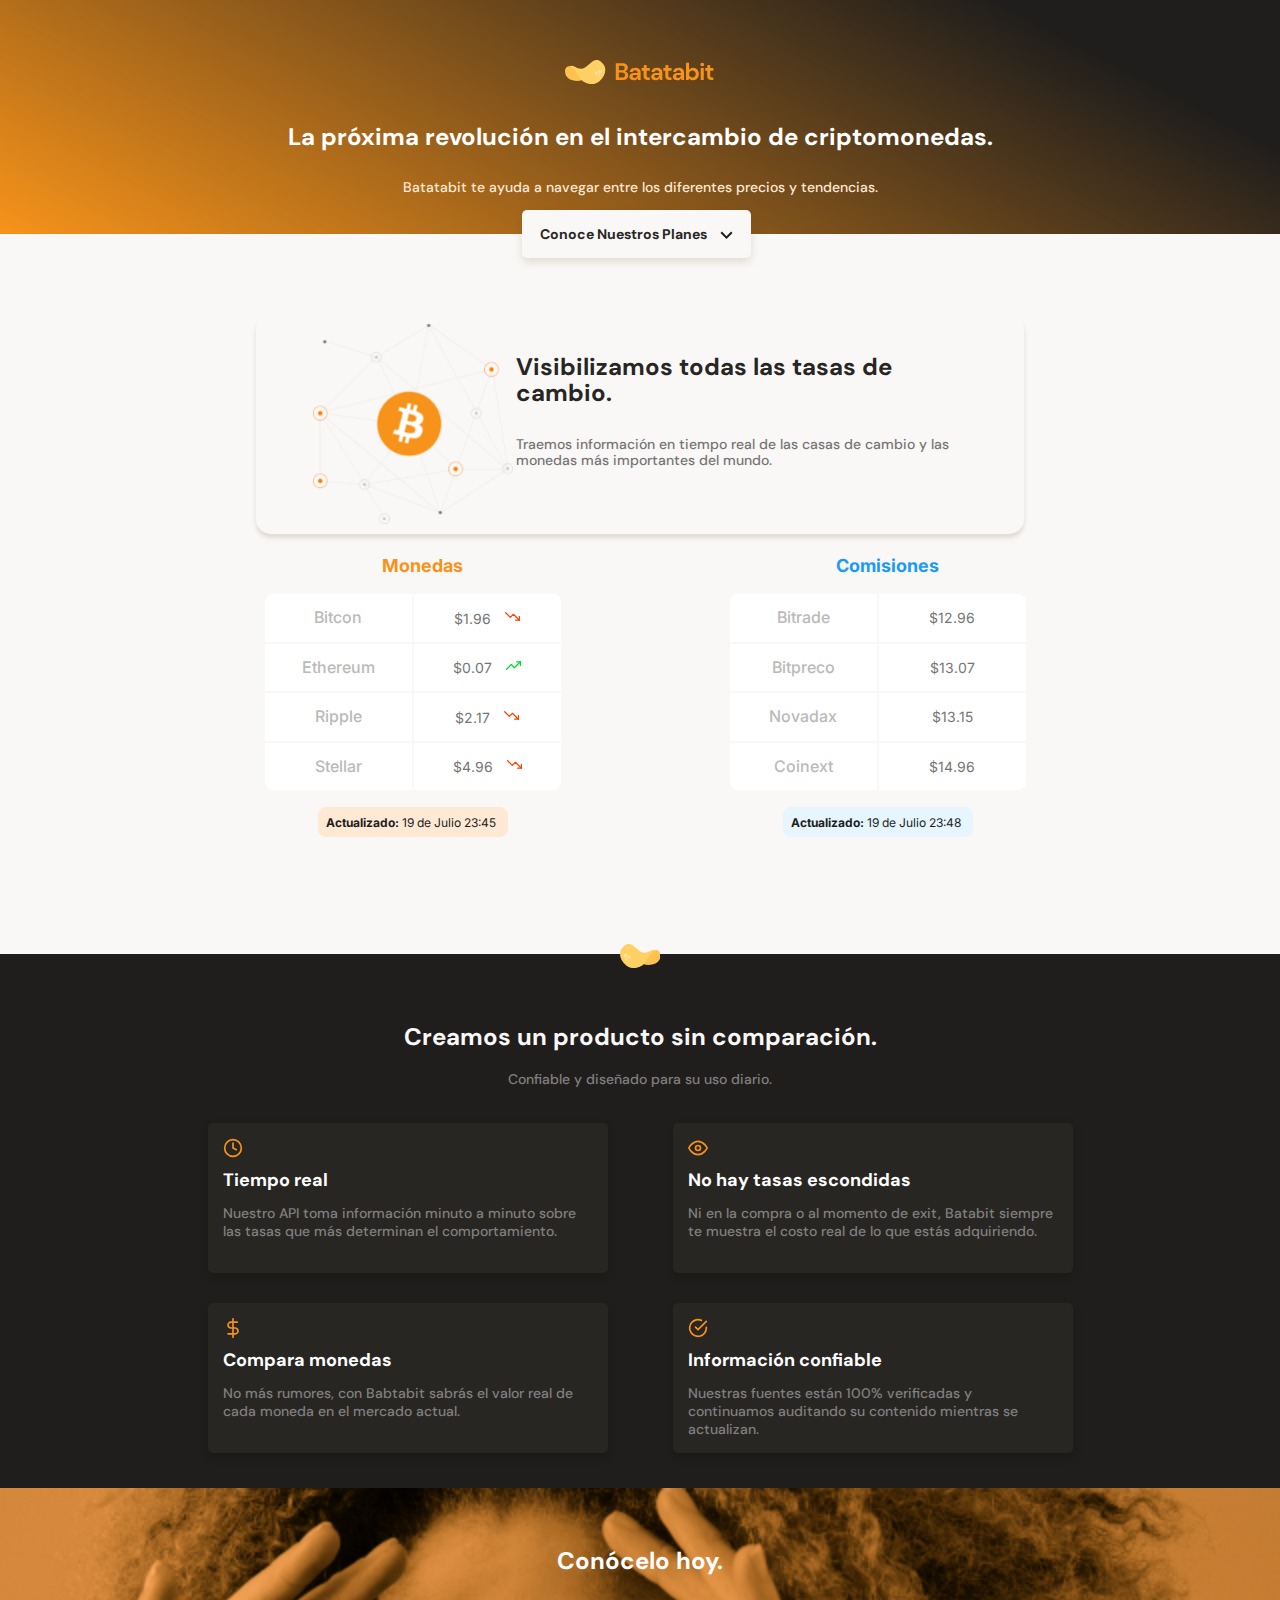
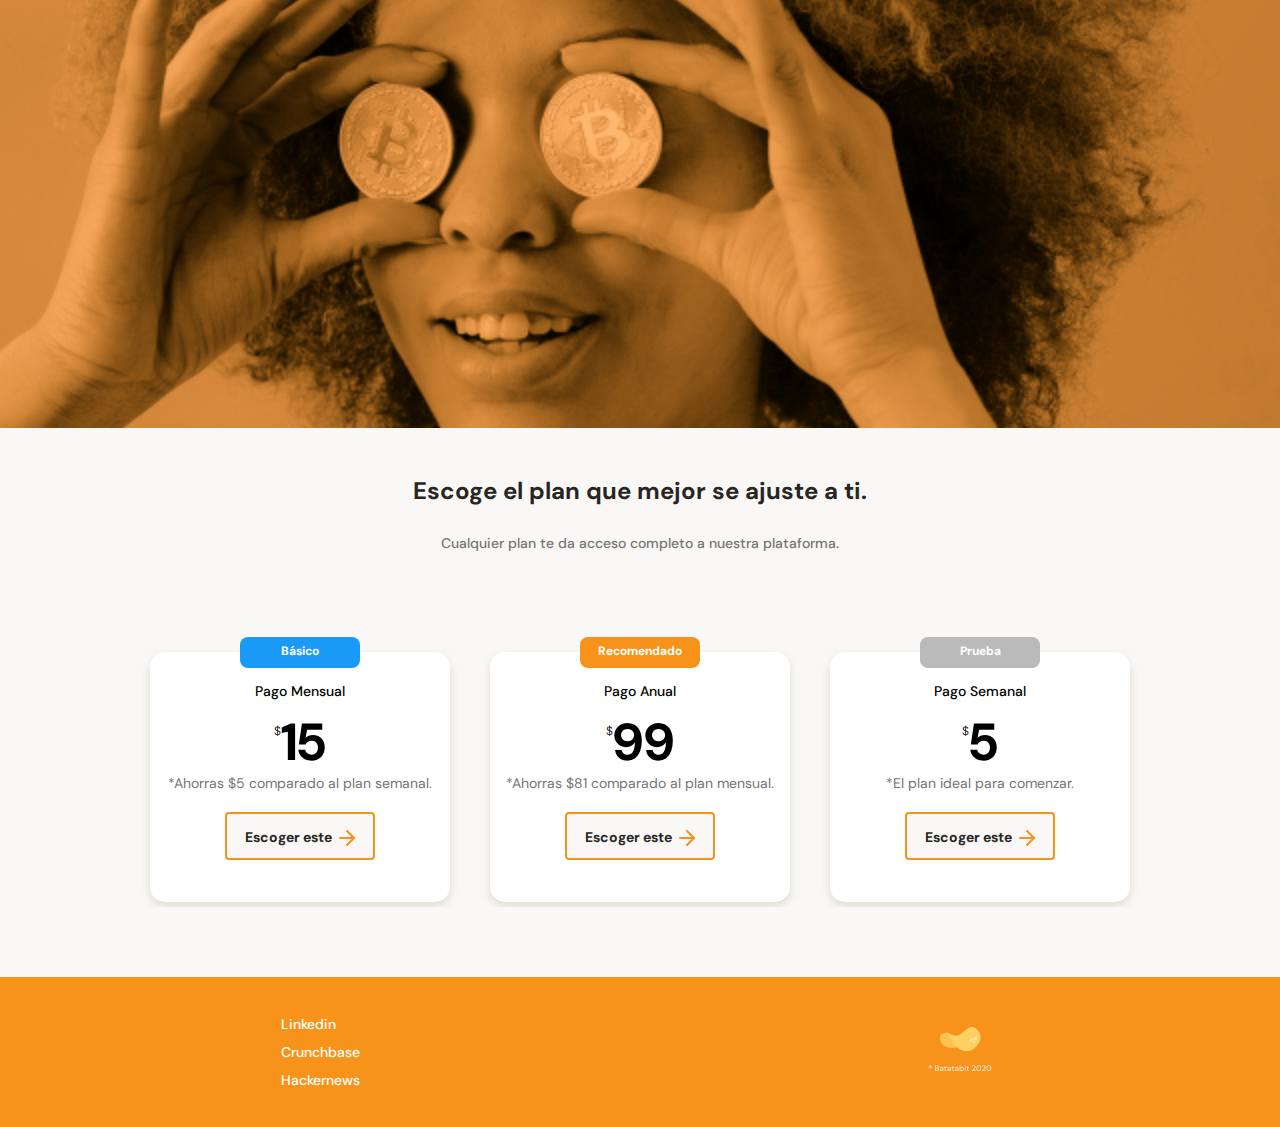
<file: index.html>
<!DOCTYPE html>
<html lang="en">
<head>
    <meta charset="UTF-8">
    <meta http-equiv="X-UA-Compatible" content="IE=edge">
    <meta name="viewport" content="width=device-width, initial-scale=1.0">
    <title>Document</title>
    <link rel="preconnect" href="https://fonts.gstatic.com">
<link href="https://fonts.googleapis.com/css2?family=DM+Sans:wght@400;500;700&family=Inter:wght@300;500;700&display=swap" rel="stylesheet">
<link rel="stylesheet" href="styles.css">
<link rel="stylesheet" href="./css/tablet.css" media="(min-width: 930px)">
</head>
<body>
    <header>
        <img src="./assets/imgs/logo.svg" alt="">
        <div class="header-title--container">
            <h1>La próxima revolución en el intercambio de criptomonedas.</h1>
            <p>Batatabit te ayuda a navegar entre los diferentes precios y tendencias.</p>
            <a class="header-button"href="#plans">Conoce Nuestros Planes <span></span></a>
        </div>

    </header>
    <main>
        <section class="main-exchange-container">
            <div class="main-exchange-container--img--title">
                <div class="main-img--background"></div>
                 <div class="main-exchange-container--title">
                    <h2>Visibilizamos todas las tasas de cambio.</h2>
                    <p>Traemos información en tiempo real de las casas de cambio y las monedas más importantes del mundo.</p>
                </div>
            </div>
            <section class="main-tables-container">

                <div class="main-currency-table">
                    <p class="currency-table--title">Monedas</p>
                    <div class="currency-table--container">
                        <table>
                            <tr>
                                <td class="table__top-left">Bitcon</td>
                                <td class="table__top-right table__right" > $1.96
                                     <span class="down"></span></td>
                            </tr>
                            <tr>
                                <td>Ethereum</td>
                                <td class="table__right">$0.07
                                    <span class="up"></span>
                                </td>
                            </tr>
                            <tr>
                                <td>Ripple</td>
                                <td class="table__right">$2.17
                                    <span class="down"></span>
                                </td>
                            </tr>
                            <tr>
                                <td class="table__bottom-left">Stellar</td>
                                <td class="table__bottom-right table__right">$4.96
                                    <span class="down"></span>
                                </td>
                            </tr>
                        </table>
                    </div>
                    <div class="currency-table--date">
                        <p> <b>Actualizado:</b> 19 de Julio 23:45</p>
                    </div>
                </div>

                
                <div class="com-main-table">
                    <p class="com-table--title">Comisiones</p>
                    <div  class="com-main-table--container">
                        <table>
                            <tr>
                                <td class="table__top-left">Bitrade</td>
                                <td  class="table__top-right table__right">$12.96</td>
                            </tr>
                            <tr>
                                <td>Bitpreco</td>
                                <td class="table__right">$13.07</td>
                            </tr>
                            <tr>
                                <td>Novadax</td>
                                <td class="table__right">$13.15</td>
                            </tr>
                            <tr>
                                <td class="table__bottom-left">Coinext</td>
                                <td class="table__bottom-right table__right">$14.96</td>
                            </tr>
                        </table>
                    </div>
                    <div class="com-table--date">
                        <p> <b>Actualizado:</b> 19 de Julio 23:48</p>
                    </div>
                </div>

            </section>
        </section>
        <section class="main-product-detail">
            <span class="product-detail--patata-logo"></span>
            <div class="product-detail--title">
                <h2>Creamos un producto sin comparación.</h2>
                <p>Confiable y diseñado para su uso diario.</p>
            </div>
            <section class="product-cards-container">
                <article class="product-detail--card">
                    <span class="clock"></span>
                    <p class="product-card--title">Tiempo real</p>
                    <p class="product-card--body">Nuestro API toma información minuto a minuto sobre las tasas que más determinan el comportamiento.</p>
                </article>
                <article class="product-detail--card">
                    <span class="eye"></span>
                    <p class="product-card--title">No hay tasas escondidas</p>
                    <p class="product-card--body">Ni en la compra o al momento de exit, Batabit siempre te muestra el costo real de lo que estás adquiriendo.</p>
                </article>
                <article class="product-detail--card">
                    <span class="money"></span>
                    <p class="product-card--title">Compara monedas</p>
                    <p class="product-card--body">No más rumores, con Babtabit sabrás el valor real de cada moneda en el mercado actual.</p>
                </article>
                <article class="product-detail--card">
                    <span class="check"></span>
                    <p class="product-card--title">Información confiable</p>
                    <p class="product-card--body">Nuestras fuentes están 100% verificadas y continuamos auditando su contenido mientras se actualizan.</p>
                </article>
            </section>

        </section>
        <section class="bitcoin-img-container">
            <h2>Conócelo hoy.</h2>
        </section>
        <section id="plans" class="main-plans-container">
            <div class="plans--title">
                <h2>Escoge el plan que mejor se ajuste a ti.</h2>
                <p>Cualquier plan te da acceso completo a nuestra plataforma.</p>
            </div>
            <section class="plans-container--slider">

                <article class="plans-container--card">
                    <p class="recommended basic">Básico</p>
                    <div class="plan-info-container">
                        <h3 class="plan-card--title">Pago Mensual</h3>
                        <p class="plan-card--price"><span>$</span>15</p>
                        <p class="plan-card--saving">*Ahorras $5 comparado al plan semanal.</p>
                        <button class="plan-card--ca">Escoger este <span></span></button>
                    </div>
                </article>

                <article class="plans-container--card">
                    <p class="recommended">Recomendado</p>
                    <div class="plan-info-container">
                        <h3 class="plan-card--title">Pago Anual</h3>
                        <p class="plan-card--price"><span>$</span>99</p>
                        <p class="plan-card--saving">*Ahorras $81 comparado al plan mensual.</p>
                        <button class="plan-card--ca">Escoger este <span></span></button>
                    </div>
                </article>

                <article class="plans-container--card">
                    <p class="recommended begginer">Prueba</p>
                    <div class="plan-info-container">
                        <h3 class="plan-card--title">Pago Semanal</h3>
                        <p class="plan-card--price"><span>$</span>5</p>
                        <p class="plan-card--saving">*El plan ideal para comenzar. </p>
                        <button class="plan-card--ca">Escoger este <span></span></button>
                    </div>
                </article>
            </section>
        </section>
    </main>
    <footer>
        <section class="footer-left">
            <ul>
                <li><a href="#">Linkedin</a></li>
                <li><a href="#">Crunchbase</a></li>
                <li><a href="#">Hackernews</a></li>
            </ul>
        </section>
        <section class="footer-right">
            <img src="./assets/imgs/logo_footer.svg" alt="Logo de Batabit 2020"/>
        </section>
    </footer>
</body>
</html>
</file>
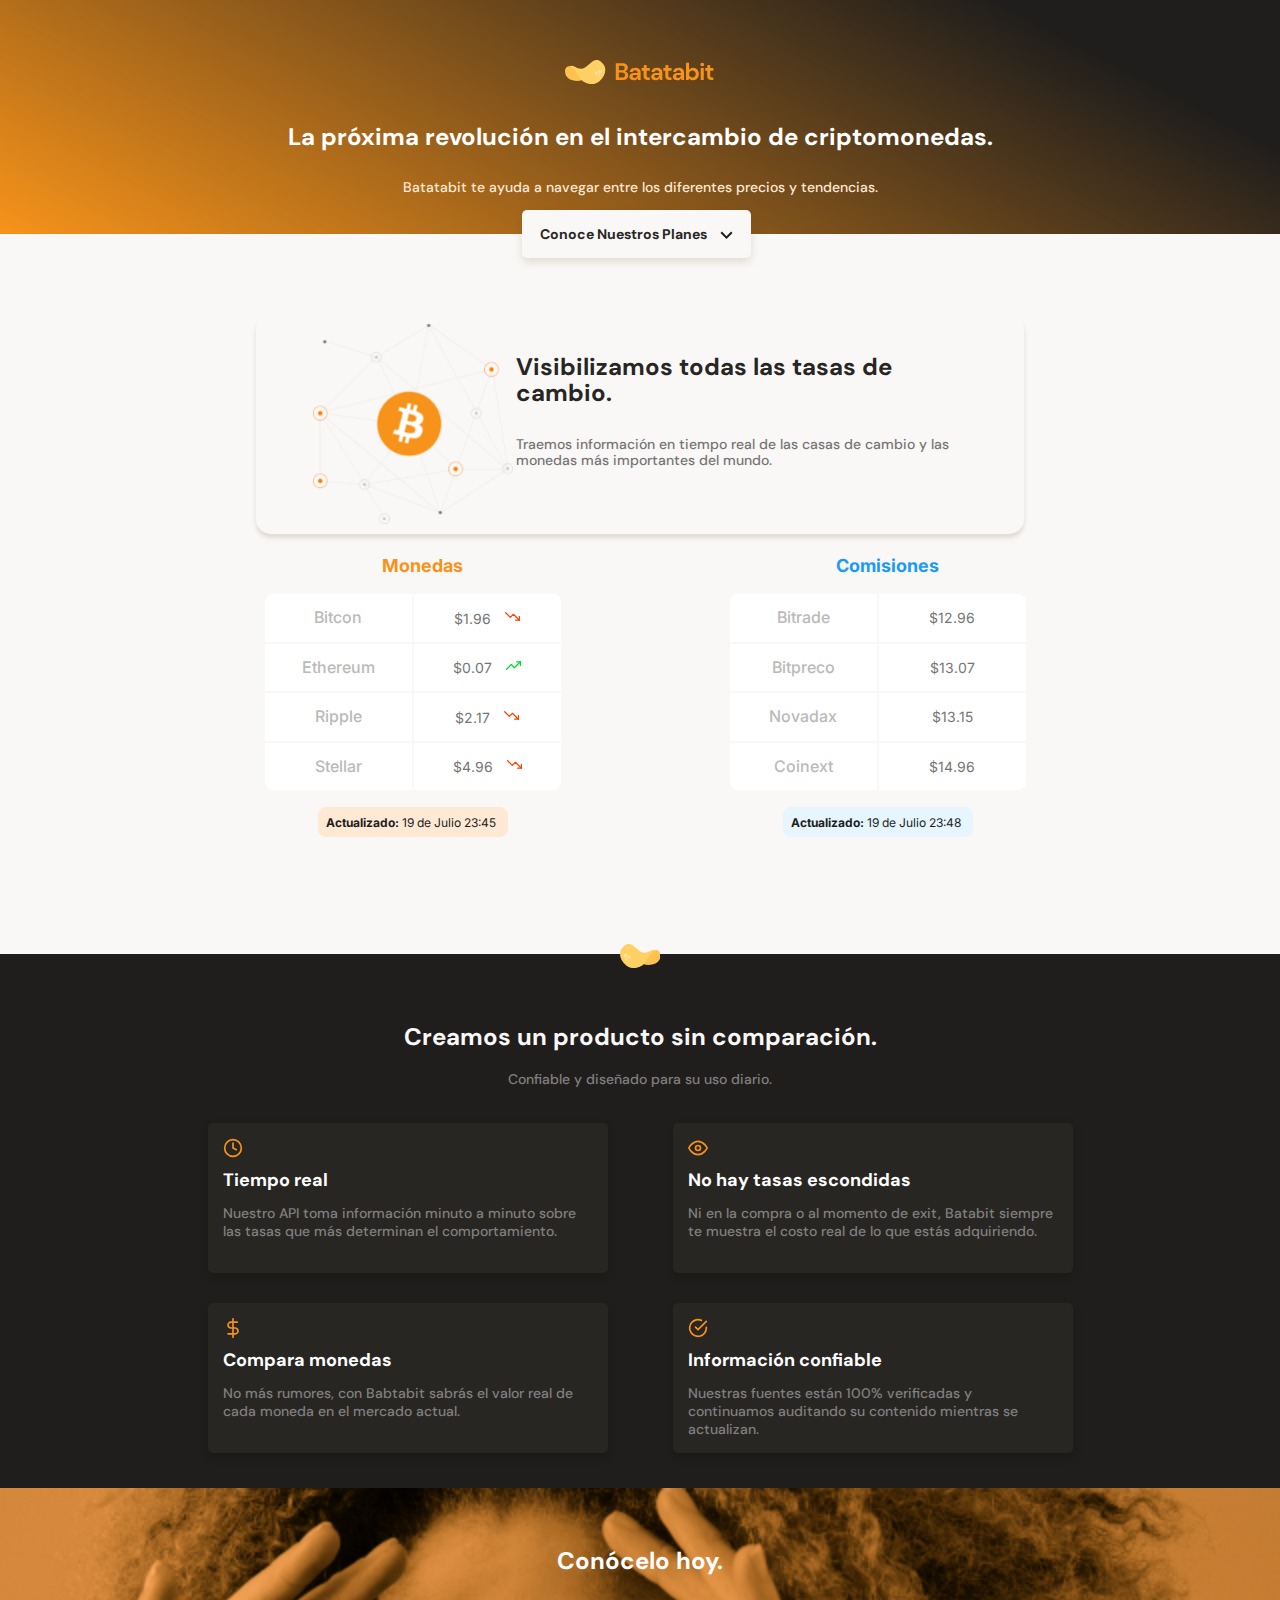
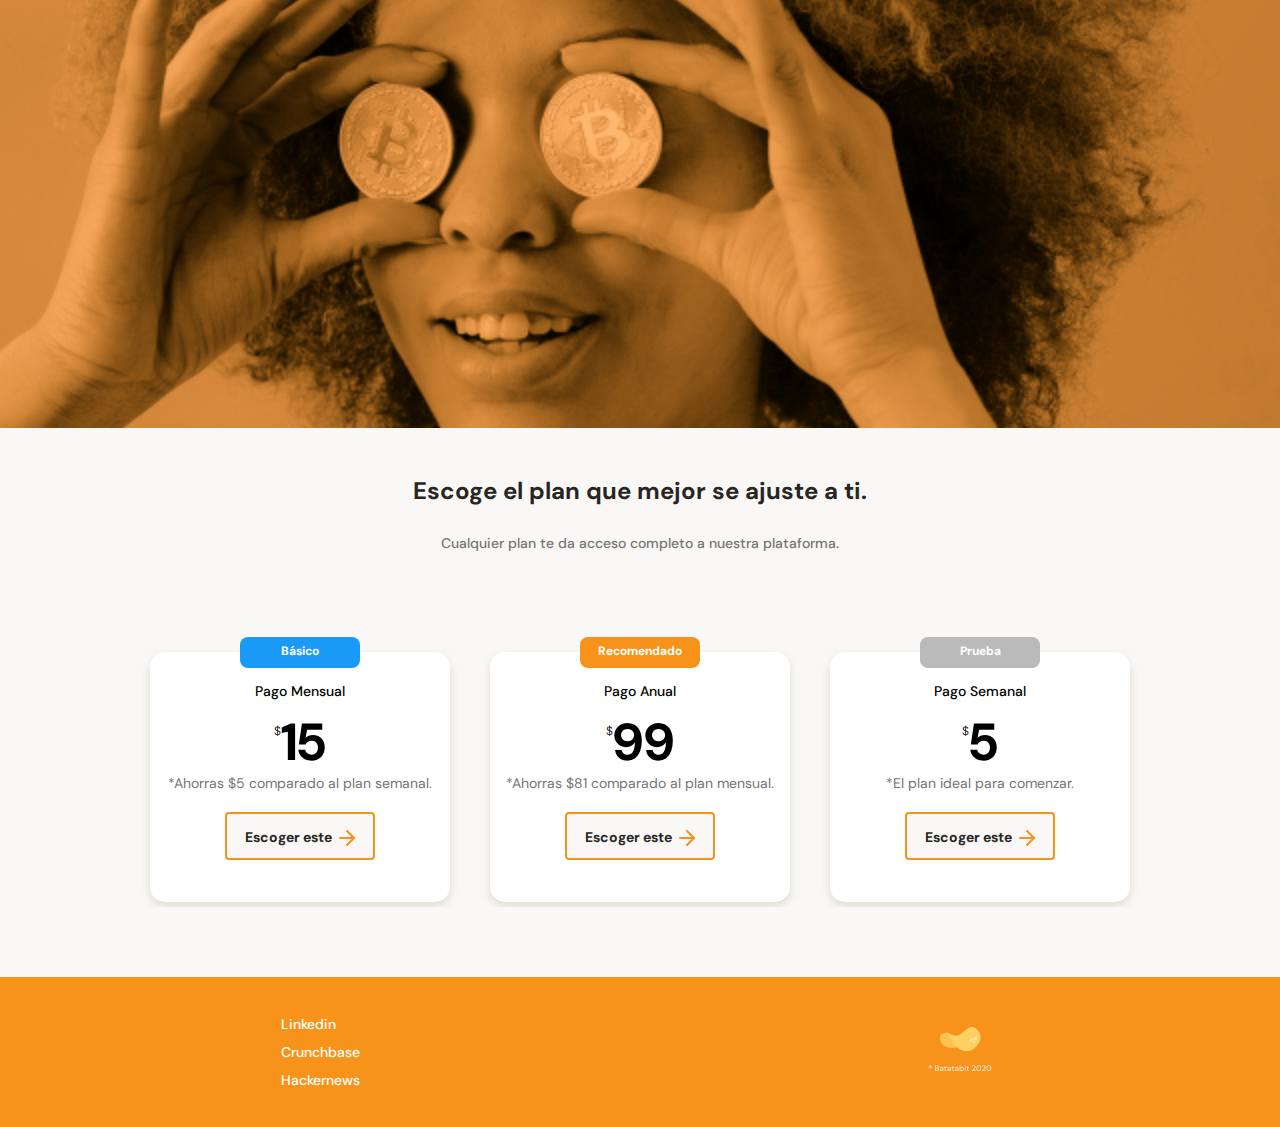
<file: main.html>
<!DOCTYPE html>
<html lang="en">
<head>
    <meta charset="UTF-8">
    <meta http-equiv="X-UA-Compatible" content="IE=edge">
    <meta name="viewport" content="width=device-width, initial-scale=1.0">
    <title>Document</title>
    <link rel="preconnect" href="https://fonts.gstatic.com">
<link href="https://fonts.googleapis.com/css2?family=DM+Sans:wght@400;500;700&family=Inter:wght@300;500;700&display=swap" rel="stylesheet">
<link rel="stylesheet" href="styles.css">
<link rel="stylesheet" href="./css/tablet.css" media="(min-width: 930px)">
</head>
<body>
    <header>
        <img src="./assets/imgs/logo.svg" alt="">
        <div class="header-title--container">
            <h1>La próxima revolución en el intercambio de criptomonedas.</h1>
            <p>Batatabit te ayuda a navegar entre los diferentes precios y tendencias.</p>
            <a class="header-button"href="#plans">Conoce Nuestros Planes <span></span></a>
        </div>

    </header>
    <main>
        <section class="main-exchange-container">
            <div class="main-exchange-container--img--title">
                <div class="main-img--background"></div>
                 <div class="main-exchange-container--title">
                    <h2>Visibilizamos todas las tasas de cambio.</h2>
                    <p>Traemos información en tiempo real de las casas de cambio y las monedas más importantes del mundo.</p>
                </div>
            </div>
            <section class="main-tables-container">

                <div class="main-currency-table">
                    <p class="currency-table--title">Monedas</p>
                    <div class="currency-table--container">
                        <table>
                            <tr>
                                <td class="table__top-left">Bitcon</td>
                                <td class="table__top-right table__right" > $1.96
                                     <span class="down"></span></td>
                            </tr>
                            <tr>
                                <td>Ethereum</td>
                                <td class="table__right">$0.07
                                    <span class="up"></span>
                                </td>
                            </tr>
                            <tr>
                                <td>Ripple</td>
                                <td class="table__right">$2.17
                                    <span class="down"></span>
                                </td>
                            </tr>
                            <tr>
                                <td class="table__bottom-left">Stellar</td>
                                <td class="table__bottom-right table__right">$4.96
                                    <span class="down"></span>
                                </td>
                            </tr>
                        </table>
                    </div>
                    <div class="currency-table--date">
                        <p> <b>Actualizado:</b> 19 de Julio 23:45</p>
                    </div>
                </div>

                
                <div class="com-main-table">
                    <p class="com-table--title">Comisiones</p>
                    <div  class="com-main-table--container">
                        <table>
                            <tr>
                                <td class="table__top-left">Bitrade</td>
                                <td  class="table__top-right table__right">$12.96</td>
                            </tr>
                            <tr>
                                <td>Bitpreco</td>
                                <td class="table__right">$13.07</td>
                            </tr>
                            <tr>
                                <td>Novadax</td>
                                <td class="table__right">$13.15</td>
                            </tr>
                            <tr>
                                <td class="table__bottom-left">Coinext</td>
                                <td class="table__bottom-right table__right">$14.96</td>
                            </tr>
                        </table>
                    </div>
                    <div class="com-table--date">
                        <p> <b>Actualizado:</b> 19 de Julio 23:48</p>
                    </div>
                </div>

            </section>
        </section>
        <section class="main-product-detail">
            <span class="product-detail--patata-logo"></span>
            <div class="product-detail--title">
                <h2>Creamos un producto sin comparación.</h2>
                <p>Confiable y diseñado para su uso diario.</p>
            </div>
            <section class="product-cards-container">
                <article class="product-detail--card">
                    <span class="clock"></span>
                    <p class="product-card--title">Tiempo real</p>
                    <p class="product-card--body">Nuestro API toma información minuto a minuto sobre las tasas que más determinan el comportamiento.</p>
                </article>
                <article class="product-detail--card">
                    <span class="eye"></span>
                    <p class="product-card--title">No hay tasas escondidas</p>
                    <p class="product-card--body">Ni en la compra o al momento de exit, Batabit siempre te muestra el costo real de lo que estás adquiriendo.</p>
                </article>
                <article class="product-detail--card">
                    <span class="money"></span>
                    <p class="product-card--title">Compara monedas</p>
                    <p class="product-card--body">No más rumores, con Babtabit sabrás el valor real de cada moneda en el mercado actual.</p>
                </article>
                <article class="product-detail--card">
                    <span class="check"></span>
                    <p class="product-card--title">Información confiable</p>
                    <p class="product-card--body">Nuestras fuentes están 100% verificadas y continuamos auditando su contenido mientras se actualizan.</p>
                </article>
            </section>

        </section>
        <section class="bitcoin-img-container">
            <h2>Conócelo hoy.</h2>
        </section>
        <section id="plans" class="main-plans-container">
            <div class="plans--title">
                <h2>Escoge el plan que mejor se ajuste a ti.</h2>
                <p>Cualquier plan te da acceso completo a nuestra plataforma.</p>
            </div>
            <section class="plans-container--slider">

                <article class="plans-container--card">
                    <p class="recommended basic">Básico</p>
                    <div class="plan-info-container">
                        <h3 class="plan-card--title">Pago Mensual</h3>
                        <p class="plan-card--price"><span>$</span>15</p>
                        <p class="plan-card--saving">*Ahorras $5 comparado al plan semanal.</p>
                        <button class="plan-card--ca">Escoger este <span></span></button>
                    </div>
                </article>

                <article class="plans-container--card">
                    <p class="recommended">Recomendado</p>
                    <div class="plan-info-container">
                        <h3 class="plan-card--title">Pago Anual</h3>
                        <p class="plan-card--price"><span>$</span>99</p>
                        <p class="plan-card--saving">*Ahorras $81 comparado al plan mensual.</p>
                        <button class="plan-card--ca">Escoger este <span></span></button>
                    </div>
                </article>

                <article class="plans-container--card">
                    <p class="recommended begginer">Prueba</p>
                    <div class="plan-info-container">
                        <h3 class="plan-card--title">Pago Semanal</h3>
                        <p class="plan-card--price"><span>$</span>5</p>
                        <p class="plan-card--saving">*El plan ideal para comenzar. </p>
                        <button class="plan-card--ca">Escoger este <span></span></button>
                    </div>
                </article>
            </section>
        </section>
    </main>
    <footer>
        <section class="footer-left">
            <ul>
                <li><a href="#">Linkedin</a></li>
                <li><a href="#">Crunchbase</a></li>
                <li><a href="#">Hackernews</a></li>
            </ul>
        </section>
        <section class="footer-right">
            <img src="./assets/imgs/logo_footer.svg" alt="Logo de Batabit 2020"/>
        </section>
    </footer>
</body>
</html>
</file>
<file: styles.css>
/*
1. Posicionamiento
2. Modelo de caja (Box model)
3.Tipografia
4. Visuales
5. otros
*/
:root{
    /* Colores*/
    --bitcoin-orange:#F7931A;
    --soft-orange:#FFE9D5;
    --secondary-blue:#1A9AF7;
    --soft-blue: #E7F5FF;
    --warm-black:#201E1C;
    --black: #282623;
    --grey: #BABABA;
    --off-white:#FAF8F7;
    --white:#FFF;
}
*{
    box-sizing: border-box;
    margin: 0;
    padding: 0;
}
html{
    font-size: 62.5%;
    font-family: 'DM Sans', sans-serif;
    scroll-behavior: smooth;
    /*font-family: 'Inter', sans-serif;*/
}
header{
    position: relative;
    display: flex;
    flex-direction: column;
    justify-content: center;
    width: 100%;
    min-width: 320px;
    height: 334px;
    text-align: center;
    background: linear-gradient(207.8deg, #201E1C 16.69%, #F7931A 100%);

}
header img{
    width: 150px;
    height: 24px;
    margin-top: 60px;
    align-self: center;
}
.header-title--container{
    width: 90%;
    min-width: 288px;
    max-width: 900px;
    height: 218px;
    margin-top: 40px;
    align-self: center;
}
.header-title--container h1{
    font-size: 2.4rem;
    font-weight: bold;
    line-height: 2.6rem;
    color: var(--white);
}
.header-title--container p{
    margin-top: 25px;
    font-size: 1.4rem;
    font-weight: 500;
    line-height: 1.8em;
    color: var(--soft-orange);
}
.header-title--container .header-button{
    position: absolute;
    left: calc(50% - 118px);
    top: 280px; /*poder mover */
    display: block;
    margin-top: 25px;
    padding: 15px;
    width: 229px;
    height: 48px;
    background-color: var(--off-white);
    /*Sombra*/
    box-shadow: 0px 4px 8px rgba(89,73,30,0.16);
    border: none;
    border-radius: 5px;
    font-size: 1.4rem;
    font-weight: bold;
    text-decoration: none;
    color: var(--black);
}
.header-button span{
    display: inline-block;/*Para poder poner icono*/
    width:13px;
    height: 8px;
    margin-left: 10px;
    background-image: url('./assets/icons/Vector.svg');
}


main{
    width: 100%;
    height: auto;
    background-color: var(--off-white) ;

}
.main-img--background{
    width: 200px;
    height: 200px;
    margin: 0 auto;
    margin-bottom: 50px;
    background-image:url('./assets/imgs/bitcoin.svg');
    background-size: cover; /*para no deformar la imagen*/
    background-position: center; /*para no deformar la imagen*/
    background-repeat: no-repeat; /*para no deformar la imagen*/
}

.main-exchange-container{
    width: 100%;
    height: auto;
    padding-top: 80px;
    padding-bottom: 30px;
    text-align: center;
}
.main-exchange-container--title{
    width: 90%;
    min-width: 238px;
    max-width: 900px;
    margin: 0 auto;
}
.main-exchange-container h2{
    margin-bottom: 30px;
    font-size: 2.4rem;
    font-weight: bold;
    line-height: 2.6rem;
    color: var(--black);
}
.main-exchange-container p {
    margin-bottom: 30px;
    font-size: 1.4rem;
    font-weight: 500;
    line-height: 1.6rem;
    color:#757575;
}
.main-tables-container{
    display: flex;
    height: 370px;
    overflow-x: scroll;
    overscroll-behavior-x: contain;
    scroll-snap-type: x proximity;
    margin: 0 45px;
}

/*--------------------Primera tabla-----------------*/
.main-currency-table{
    width: 70%;
    min-width: 235px;
    max-width: 500px;
    height: 360px;
    margin: 0 35px;
    font-family: 'Inter',sans-serif;
    scroll-snap-align: center; /*lleva al centro del elemento autotamticamente*/
}
.main-currency-table .currency-table--title{
    margin-bottom: 15px;
    font-size: 1.8rem;
    font-weight: bold;
    line-height: 2.3rem;
    color: var(--bitcoin-orange);
    display: flex;
    justify-content: flex-start;
    margin-left: 20px;
}

.currency-table--container{
    width: 90%;
    min-width: 230px;
    max-width: 300px;
    height: 200px;
    margin: 0 auto;
}
.currency-table--container table{
    width: 100%;
    height: 100%;
}

.currency-table--container td{
    width: 50%;     /*hacemos que cda td mida el 50 por ciento de la tabla*/
    font-size: 1.6rem;
    font-weight: 500;
    line-height: 1.9rem;
    color: var(--grey);
    background-color: var(--white); /*ponerlo aqui hace que me genere esas pequeñas lineas*/
}

.currency-table--container .table__top-left{
    border-radius: 8px 0 0 0; /*se hace manual porque la tabla en general no es visual*/
}
.currency-table--container .table__top-right{
    border-radius: 0 8px 0 0; /*se hace manual porque la tabla en general no es visual*/
}
.currency-table--container .table__bottom-left{
    border-radius: 0 0 0 8px; /*se hace manual porque la tabla en general no es visual*/
}
.currency-table--container .table__bottom-right{
    border-radius: 0 0 8px 0; /*se hace manual porque la tabla en general no es visual*/
}
.currency-table--container .table__right{
    font-size: 1.4rem;
    font-weight: normal;
    line-height: 1.7rem;
    color:#757575
}
.currency-table--container .down{
    display: inline-block; /* para iconos*/
    width:15px ;
    height: 15px;
    margin-left: 10px;
    background-image: url('./assets/icons/trending-down.svg');
    background-size: cover;
    background-position: center;
    background-repeat: no-repeat;
}
.currency-table--container .up{
    display: inline-block; /* para iconos*/
    width:15px ;
    height: 15px;
    margin-left: 10px;
    background-image: url('./assets/icons/trending-up.svg');
    background-size: cover;
    background-position: center;
    background-repeat: no-repeat;
}

.currency-table--date{
    width: 190px;
    height: 30px;
    margin: 0 auto;
    margin-top: 15px;
    padding: 8px;
    background-color: var(--soft-orange);
    border-radius: 8px;
}
.currency-table--date p{
    font-size: 1.2rem;
    line-height: 1.5rem;
    color: var(--warm-black);
    width: max-content;
    font-weight: 400;
}
/* --------------------- Segunda tabla ------------------------*/
.com-main-table{
    width: 70%;
    min-width: 235px;
    max-width: 500px;
    height: 360px;
    margin: 0 25px;
    font-family: 'Inter',sans-serif;
    scroll-snap-align: center; /*lleva al centro del elemento autotamticamente*/
}

.com-main-table .com-table--title{
    margin-bottom: 15px;
    font-size: 1.8rem;
    line-height: 2.3rem;
    font-weight: bold;
    display: flex;
    justify-content: flex-start;
    font-family: 'Inter',sans-serif;
    color: var(--secondary-blue);
    margin-left: 20px;
    
}


.com-main-table--container{
    width: 90%;
    min-width: 230px;
    max-width: 300px;
    height: 200px;
    margin: 0 auto;
}

.com-main-table--container table{
    width: 100%;
    height: 100%;
}

.com-main-table--container td{
    width: 50%;     /*hacemos que cda td mida el 50 por ciento de la tabla*/
    font-size: 1.6rem;
    font-weight: 500;
    line-height: 1.9rem;
    color: var(--grey);
    background-color: var(--white); /*ponerlo aqui hace que me genere esas pequeñas lineas*/
}


.com-main-table--container .table__top-left{
    border-radius: 8px 0 0 0; /*se hace manual porque la tabla en general no es visual*/
}
.com-main-table--container .table__top-right{
    border-radius: 0 8px 0 0; /*se hace manual porque la tabla en general no es visual*/
}
.com-main-table--container .table__bottom-left{
    border-radius: 0 0 0 8px; /*se hace manual porque la tabla en general no es visual*/
}
.com-main-table--container .table__bottom-right{
    border-radius: 0 0 8px 0; /*se hace manual porque la tabla en general no es visual*/
}

.com-main-table--container .table__right{
    font-size: 1.4rem;
    font-weight: normal;
    line-height: 1.7rem;
    color: #757575;
}


.com-table--date{
    width: 190px;
    height: 30px;
    margin: 0 auto;
    margin-top: 15px;
    padding: 8px;
    background-color: var(--soft-blue);
    border-radius: 8px;
}
.com-table--date p{
    font-size: 1.2rem;
    line-height: 1.5rem;
    color: var(--warm-black);
    width: max-content;
    font-weight: 400;
}

.main-product-detail{
    position: relative;
    width: 100%;
    min-width: 320px;
    max-width: 500;
    height: auto;
    padding: 20px 10px;
    background-color: var(--warm-black);
}
.main-product-detail .product-detail--patata-logo{
    position: absolute; /*(ponerle al padre relative)*/
    width: 40px;
    height: 25px;
    top:-10px;
    left: calc(50% - 20px) ;
    background-image: url(./assets/icons/patata.svg);
}
.product-detail--title{
    width: 90%;
    min-width: 288px;
    height: auto;
    margin: 0 auto;
    margin-top: 50px;
    text-align: center;
}
.product-detail--title h2{
    margin-bottom: 20px;
    font-size: 2.4rem;
    font-weight: bold;
    line-height: 2.6rem;
    color: var(--off-white);
}

.product-detail--title p{
    margin-bottom: 20px;
    font-size: 1.4rem;
    font-weight: 500;
    line-height: 1.8rem;
    color: #808080;
}
.product-detail--card{ 
    width: 90%;
    min-width: 288px;
    max-width: 400px;
    height: 150px;
    margin: 15px auto;
    padding: 15px;
    background-color: var(--black);
    border-radius: 5px;
    box-shadow: 0 4px 8px rgba(0, 0, 0, 0.16);
}
.product-detail--card .clock{
    display: inline-block;
    width: 20px;
    height: 20px;
    margin-bottom: 10px;
    background-image: url('./assets/icons/clock.svg');
    background-size: cover;
    background-position: center;
    background-repeat: no-repeat;
}
.product-card--title{
    margin-bottom: 15px;
    font-size: 1.8rem;
    font-weight: bold;
    line-height: 1.8rem;
    color: var(--white)
}
.product-card--body{
    font-size: 1.4rem;
    font-weight: 500;
    line-height: 1.8rem;
    color: #808080
}

.product-detail--card .eye{
    display: inline-block;
    width: 20px;
    height: 20px;
    margin-bottom: 10px;
    background-image: url('./assets/icons/eye.svg');
    background-size: cover;
    background-position: center;
    background-repeat: no-repeat;
}

.product-detail--card .money{
    display: inline-block;
    width: 20px;
    height: 20px;
    margin-bottom: 10px;
    background-image: url('./assets/icons/dollar-sign.svg');
    background-size: cover;
    background-position: center;
    background-repeat: no-repeat;
}
.product-detail--card .check{
    display: inline-block;
    width: 20px;
    height: 20px;
    margin-bottom: 10px;
    background-image: url('./assets/icons/CircleCheck.svg');
    background-size: cover;
    background-position: center;
    background-repeat: no-repeat;
}
.bitcoin-img-container{
    width: 100%;
    min-width: 320px;
    height: 60vh;
    background-image: url('./assets/imgs/bitcoinbabyx2.jpg');
    background-position: center;
    background-size: cover;
    background-repeat: no-repeat;

    text-align: center;/*alinear el texto h2 al centro*/
}
.bitcoin-img-container h2{
    padding-top: 60px;
    font-size: 2.4rem;
    font-weight: bold;
    line-height: 2.6rem;
    color: var(--white)
}
.main-plans-container{
    width: 100%;
    min-width: 320px;
    padding-bottom: 70px;
    text-align: center;
}
.plans--title{
    width: 90%;
    min-width: 288px;
    height: auto;
    margin:0 auto;
    margin-bottom:50px
}
.plans--title h2{
    padding-top: 50px;
    font-size: 2.4rem;
    font-weight: bold;
    line-height: 2.6rem;
    color: var(--black);
}
.plans--title p{
    padding-top:30px;
    font-size: 1.4rem;
    font-weight: 500;
    line-height: 1.8rem;
    color: #757575
}
    /*Scroll general*/
.plans-container--slider{
    display: flex;
    overflow-x: scroll;
    height: 305px;
    overscroll-behavior-x: contain;
    scroll-snap-type: x proximity;
    margin: 0 15px;
}

      /*  tarjeta 1 */
.plans-container--card{
    scroll-snap-align: center; /*lleva al centro del elemento autotamticamente*/
    position: relative;
    width: 65%;
    min-width: 190px;
    max-width: 300px;
    height: 250px;
    margin: 50px 20px 0;
    padding: 0 15px;
    background-color: var(--white);
    border-radius: 15px;
    box-shadow: 0 4px 8px rgba(89, 73, 30, 0.16);
}
.recommended { /*usamos etiqueta p porque me permite modificar tamaño*/
    position: absolute;
    width: 120px;
    height: 31px;
    font-size: 1.2rem;
    font-weight: bold;
    padding: 6px; /*centrar texto en etiqueta p*/
    left: calc(50% - 60px);
    top:-15px;
    background-color: var(--bitcoin-orange);
    border-radius: 8px;
    color: var(--white)
}

.plan-card--title{
    padding-top: 30px;
    font-size: 1.4rem;
    font-weight: 500;
    line-height: 1.8rem;
    color: black
}
.plan-card--price {
    padding: 5px 0;
    font-size: 5.2rem;
    font-weight: bold;
    line-height: 5.3rem;
    color:black;
}
.plan-card--price span{
    font-size: 1.2rem;
    font-weight: 300;
    vertical-align: 25px;
    
}
.plan-card--saving {
    font-size: 1.4rem;
    color: #757575
}
.plan-card--ca{
    width: 150px;
    height: 48px;
    margin-top: 20px;
    background-color: var(--off-white);
    border: 2px solid var(--bitcoin-orange);
    border-radius: 4px;
    font-size: 1.4rem;
    font-family: 'DM Sans', sans-serif;
    font-weight: bold;
    line-height: 1.8rem;
    color: var(--black);
}
.plan-card--ca span{
    display: inline-block;
    width: 20px;
    height: 20px;
    background-image: url('./assets/icons/arrow-right.svg');
    vertical-align: text-bottom; /*alinear icono*/
}

      /*  tarjeta 2 */
.basic { 
    background-color: var(--secondary-blue);
}

      /*  tarjeta 3 */
.begginer { 
    background-color: var(--grey);
}

footer{
    display: flex;
    width: 100%;
    height: 150px;
    background-color: var(--bitcoin-orange);
}
footer section{
    width: 50%;
    display: flex;
    justify-content: center;
    align-items: center;
}
.footer-left ul{
    font-size: 1.4rem;
    font-weight: 500;
    line-height: 1.8rem;
    list-style: none;
}
.footer-left li{
    margin: 10px 0;
}
.footer-left a{
    text-decoration: none;
    color: var(--white)
}
</file>
<file: css/tablet.css>
header{
    height: 234px;
    background: linear-gradient(207.8deg, #201E1C 16.69%, #F7931A 100%);
}

.header-title--container .header-button{
    position: absolute;
    left: calc(50% - 118px);
    top: 185px; /*poder mover */
    display: block;
    margin-top: 25px;
    padding: 15px;
    width: 229px;
    height: 48px;
    background-color: var(--off-white);
}
.main-exchange-container--img--title{
    display: flex;
    width: 60%;
    justify-content:center;
    margin: 0 auto;
    margin-bottom: 20px;
    border-radius: 15px;
    box-shadow: 0px 4px 4px rgba(89,73,30,0.16);
}
.main-img--background{
    margin: 10px 3px 10px 10px;    
}
.main-exchange-container--title{
    text-align: start;
    width: 60%;
    margin:0;
    margin-top: 40px;
}
.main-currency-table .currency-table--title{
    justify-content:center;
}
.com-main-table .com-table--title{
    justify-content: center;
}
.main-tables-container{
    display: flex;
    width: 930px;
    margin: 0 auto;
    overflow-x: hidden;
}
.product-cards-container{
    display: flex;
    flex-wrap: wrap;
    width: 930px;
    margin: 0 auto;
}
.plans-container--slider{
    justify-content: center;
    overflow-x: hidden;
}
</file>
